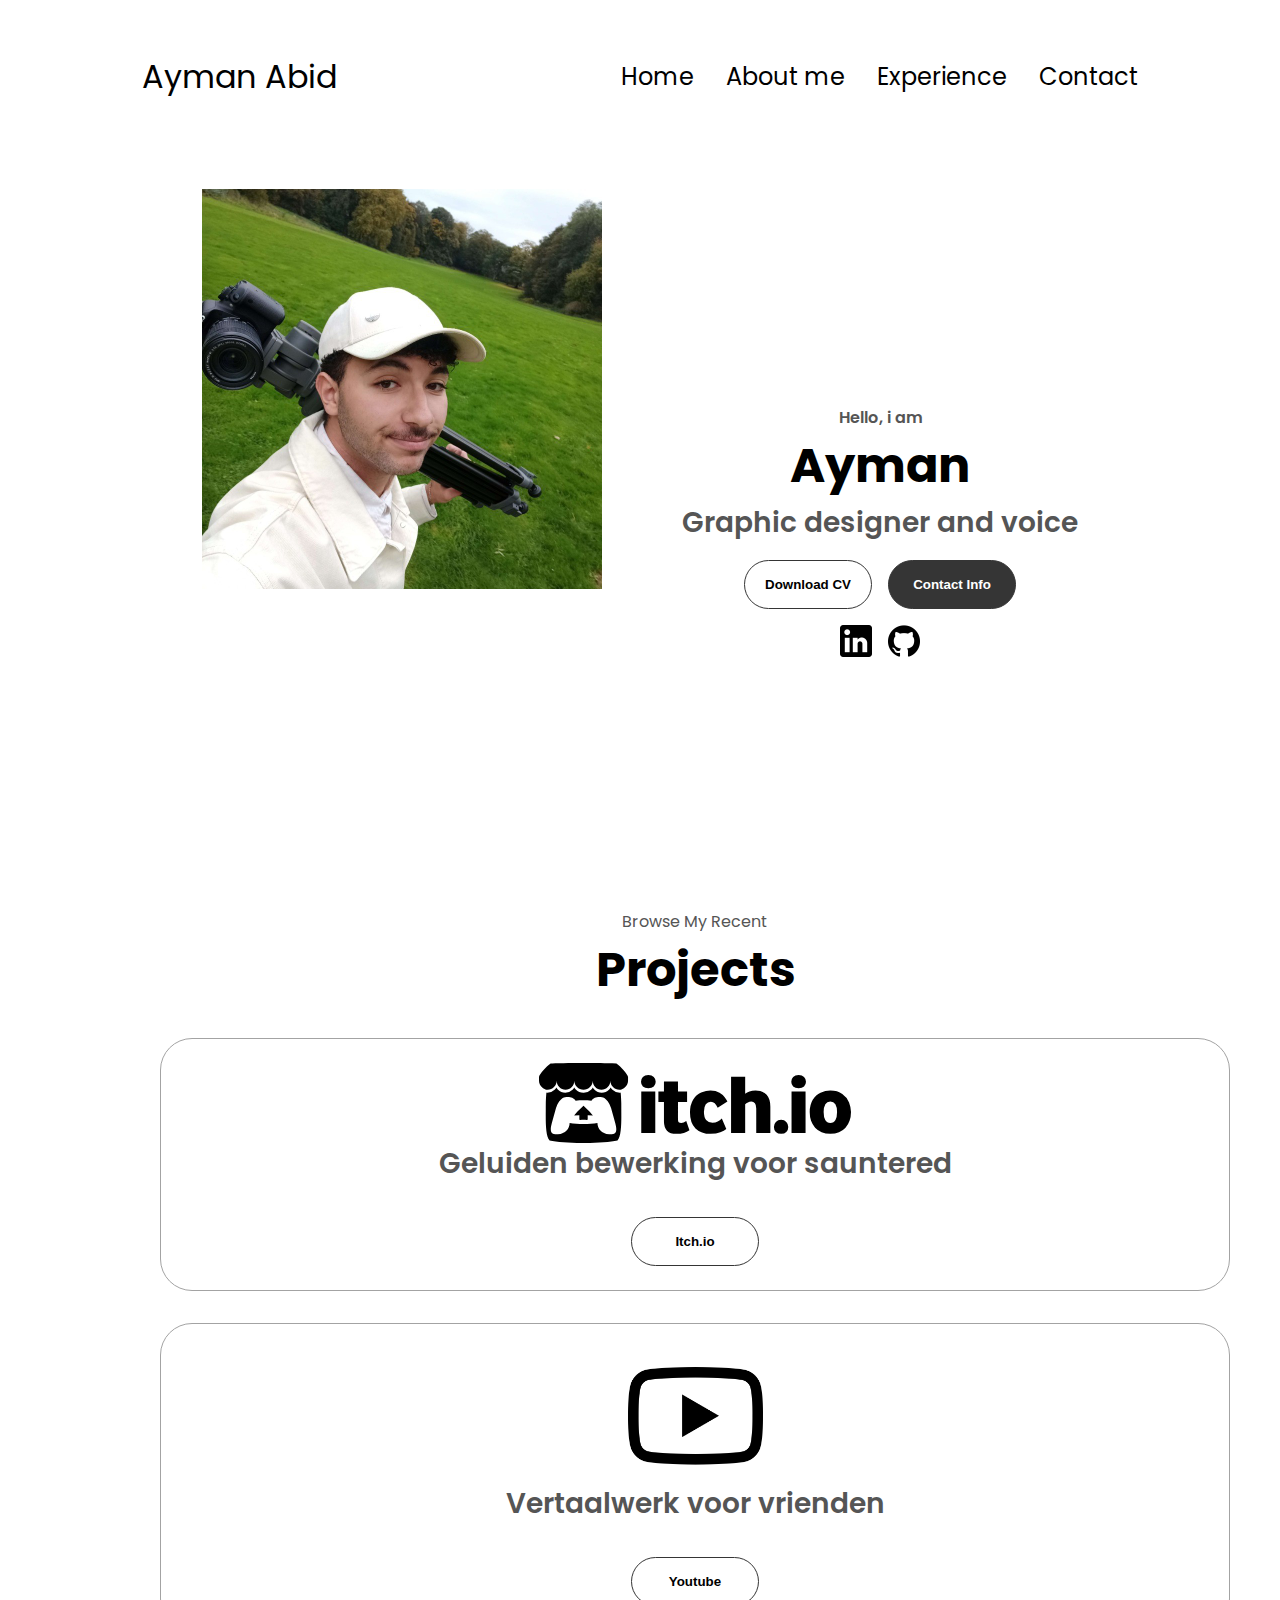
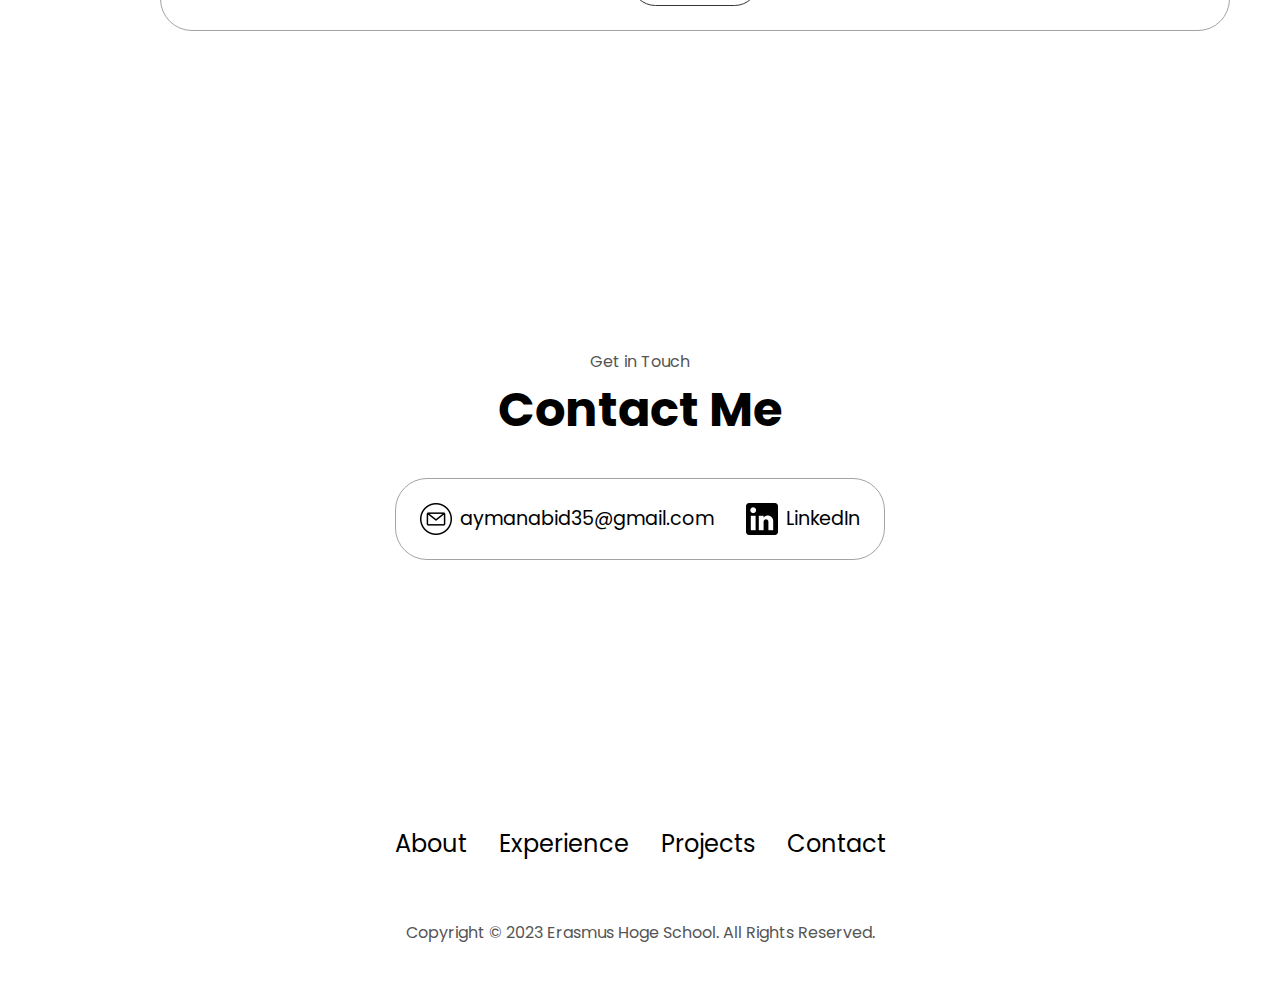
<file: index.html>
<!DOCTYPE html>
<html lang="en">
	<head>
		<meta charset="UTF-8" />
		<meta http-equiv="X-UA-Compatible" content="IE=edge" />
		<meta name="viewport" content="width=device-width, initial-scale=1.0" />
		<title>My Portfolio</title>
		<link rel="stylesheet" href="style.css" />
		<link rel="stylesheet" href="mediaqueries.css" />
	</head>
	<body>
		<nav id="desktop-nav">
			<div class="logo">Ayman Abid</div>
			<div>
				<ul class="nav-links">
					<li><a href="index.html">Home</a></li>
					<li><a href="aboutme.html">About me </a></li>
					<li><a href="expierience.html">Experience</a></li>
					<li><a href="#contact">Contact</a></li>
				</ul>
			</div>
		</nav>
		<!-- Navigation Menu 
		<nav id="hamburger-nav">
			<div class="logo">Ayman Abid</div>
			<div class="hamburger-menu">
				<div class="hamburger-icon">
					<span></span>
					<span></span>
					<span></span>
				</div>
				<div class="menu-links">
					<li><a href="#about">About</a></li>
					<li><a href="#experience">E  cxperience</a></li>
					<li><a href="#contact">Contact</a></li>
				</div>
			</div>
		</nav>
		 -->
		<nav id="hamburger-nav">
			<div class="logo">Ayman Abid</div>
			<div class="hamburger-menu">
				<div class="hamburger-icon">
					<span></span>
					<span></span>
					<span></span>
				</div>
				<div class="menu-links">
					<li><a href="index.html">Home</a></li>
					<li><a href="aboutme.html">About me</a></li>
					<li><a href="expierience.html">Experience</a></li>
					<li><a href="#contact">Contact</a></li>
				</div>
			</div>
		</nav>
		<div class="flex-container">
			<div>
				<section id="profile">
					<div class="container">
						<img
							src="./assets/‍mijn-linkedin-foto.jpg"
							alt="profiel-foto"
							id="image-1"
						/>
					</div>
					<div class="section__text">
						<p class="p1">Hello, i am</p>
						<h1 class="title">Ayman</h1>
						<p class="section__text__p2">Graphic designer and voice</p>
						<div class="btn-container">
							<button
								class="btn btn-color-2"
								onclick="window.open('./assets/ECHT-SERIEUSE-CV.png')"
							>
								Download CV
							</button>
							<button
								class="btn btn-color-1"
								onclick="location.href='./#contact'"
							>
								Contact Info
							</button>
						</div>
						<div id="socials-container">
							<img
								src="./assets/linkedin.png"
								alt="My LinkedIn profile"
								class="icon"
								onclick="location.href='https://www.linkedin.com/in/ayman-abid-498152252/'"
							/>
							<img
								src="./assets/github.png"
								alt="My Github profile"
								class="icon"
								onclick="location.href='https://github.com/ahumblecat'"
							/>
						</div>
					</div>
				</section>
			</div>
			<div>
				<section id="projects">
					<p class="section__text__p1">Browse My Recent</p>
					<h1 class="title">Projects</h1>
					<div class="experience-details-container">
						<div class="about-containers">
							<div class="details-container color-container">
								<div class="article-container">
									<img
										src="./assets/logo-black-itch.svg"
										alt="Project 1"
										class="itch"
									/>
								</div>
								<h2 class="experience-sub-title project-title">
									Geluiden bewerking voor sauntered
								</h2>
								<div class="btn-container">
									<button
										class="btn btn-color-2 project-btn"
										onclick="location.href='https://kakoon.itch.io/sauntered'"
									>
										Itch.io
									</button>
								</div>
							</div>
							<div class="details-container color-container">
								<div class="article-container">
									<img
										src="./assets/youtube.png"
										alt="youtube video"
										class="project-img"
									/>
								</div>
								<h2 class="experience-sub-title project-title">
									Vertaalwerk voor vrienden
								</h2>
								<div class="btn-container">
									<button
										class="btn btn-color-2 project-btn"
										onclick="location.href='https://youtu.be/evbqzhRCCy8?si=7dw8-wi13XMr1xHI'"
									>
										Youtube
									</button>
								</div>
							</div>
						</div>
					</div>
					<img
						src="./assets/black-arrow-down-icon-png-16.png"
						alt="Arrow icon"
						class="icon arrow"
						onclick="location.href='./#contact'"
					/>
				</section>
			</div>
			<div>
				<section id="contact">
					<p class="section__text__p1">Get in Touch</p>
					<h1 class="title">Contact Me</h1>
					<div class="contact-info-upper-container">
						<div class="contact-info-container">
							<img src="./assets/post.png" alt="Email icon" class="icon" />
							<p>
								<a href="mailto:aymanabid35@gmail.com">aymanabid35@gmail.com</a>
							</p>
						</div>
						<div class="contact-info-container">
							<img
								src="./assets/linkedin.png"
								alt="LinkedIn icon"
								class="icon contact-icon"
							/>
							<p>
								<a href="https://www.linkedin.com/in/ayman-abid-498152252/"
									>LinkedIn</a
								>
							</p>
						</div>
					</div>
				</section>
			</div>
		</div>
		<footer>
			<nav>
				<div class="nav-links-container">
					<ul class="nav-links">
						<li><a href="#about">About</a></li>
						<li><a href="#experience">Experience</a></li>
						<li><a href="#projects">Projects</a></li>
						<li><a href="#contact">Contact</a></li>
					</ul>
				</div>
			</nav>
			<p>Copyright &#169; 2023 Erasmus Hoge School. All Rights Reserved.</p>
		</footer>
		<script src="script.js"></script>
	</body>
</html>
</file>
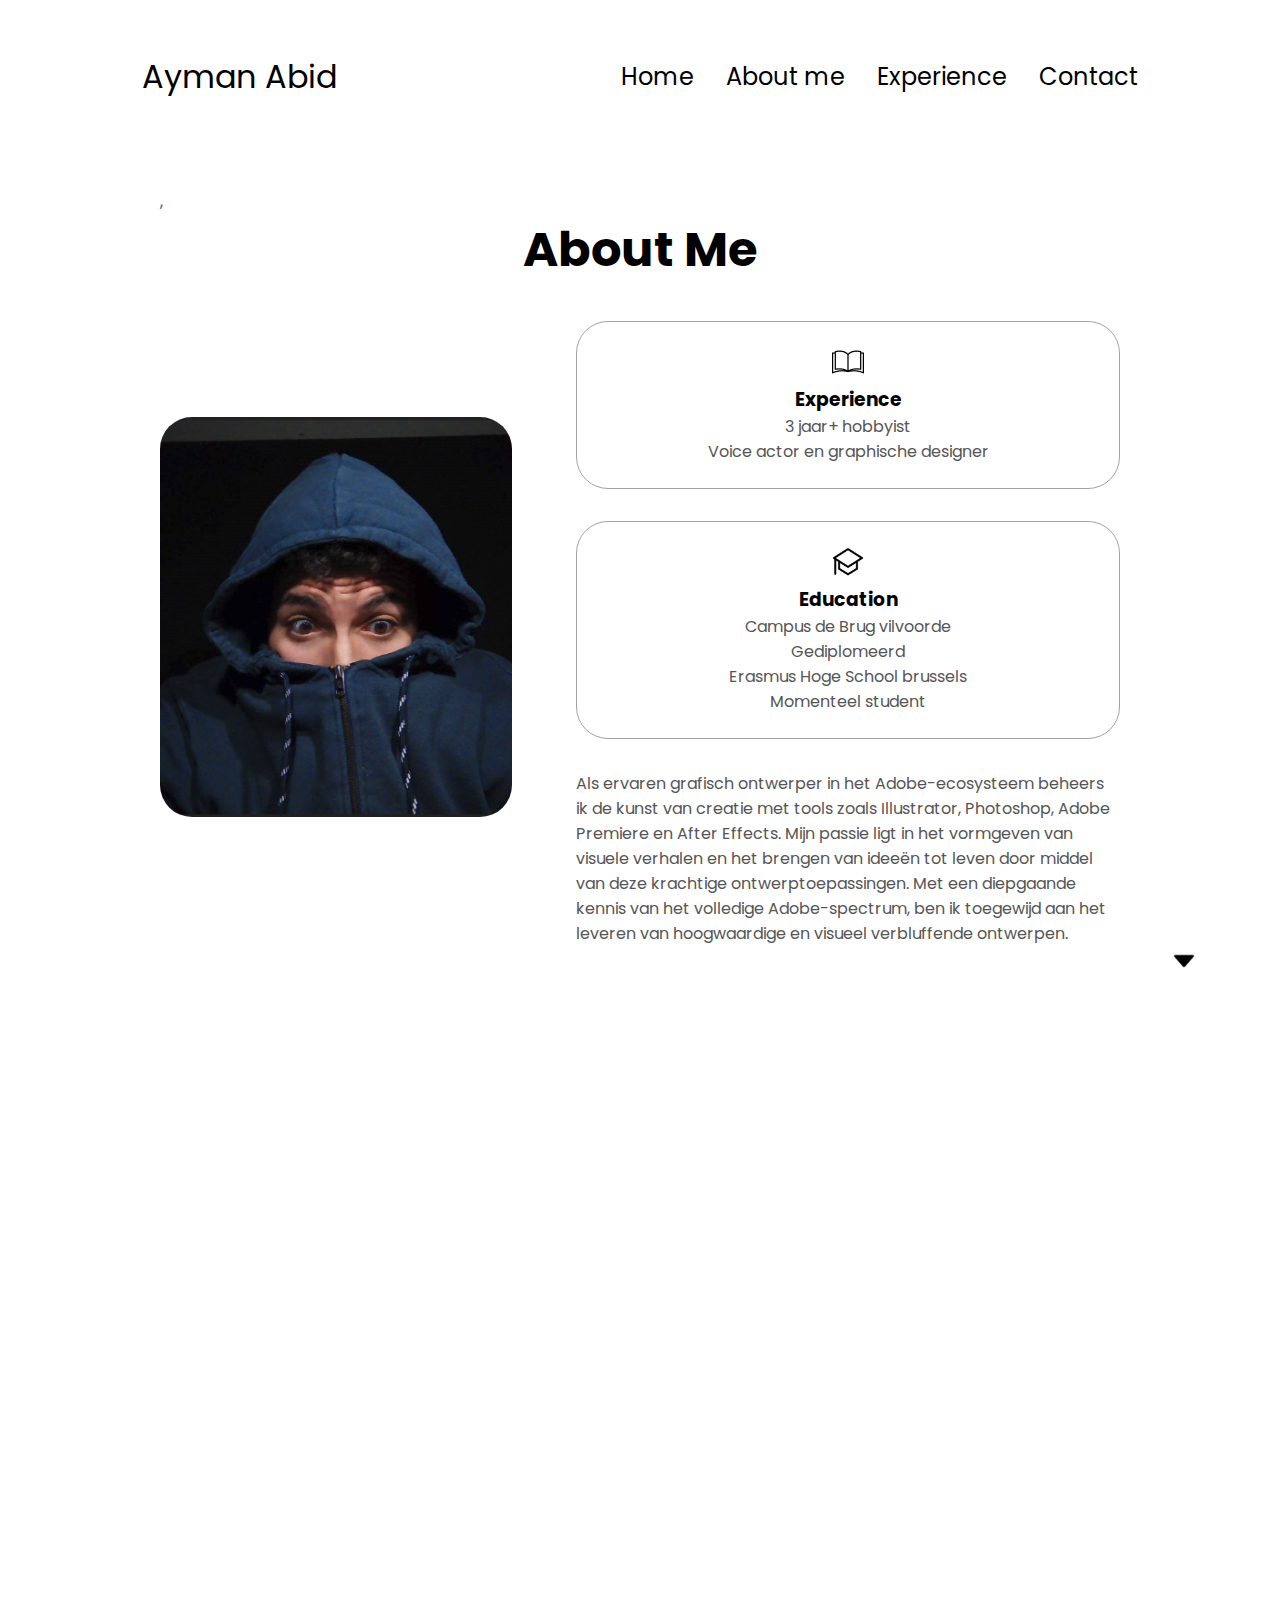
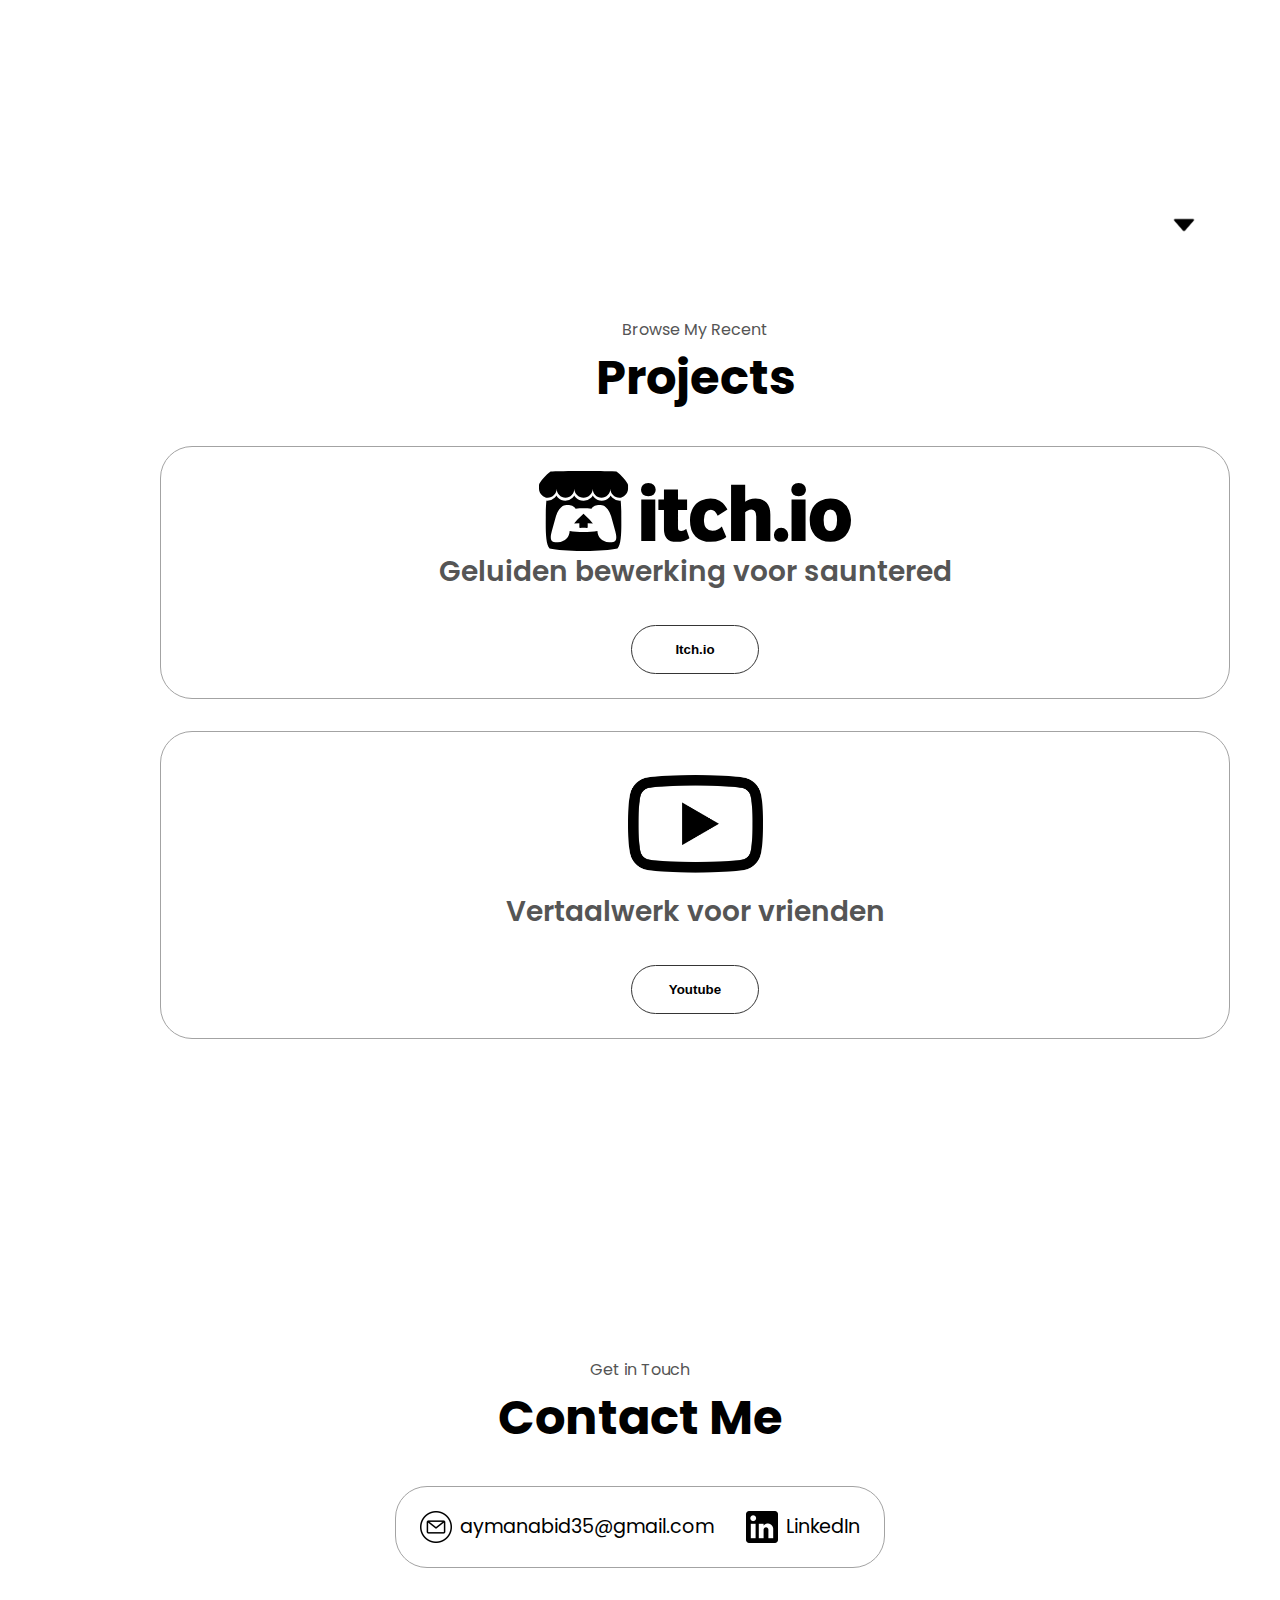
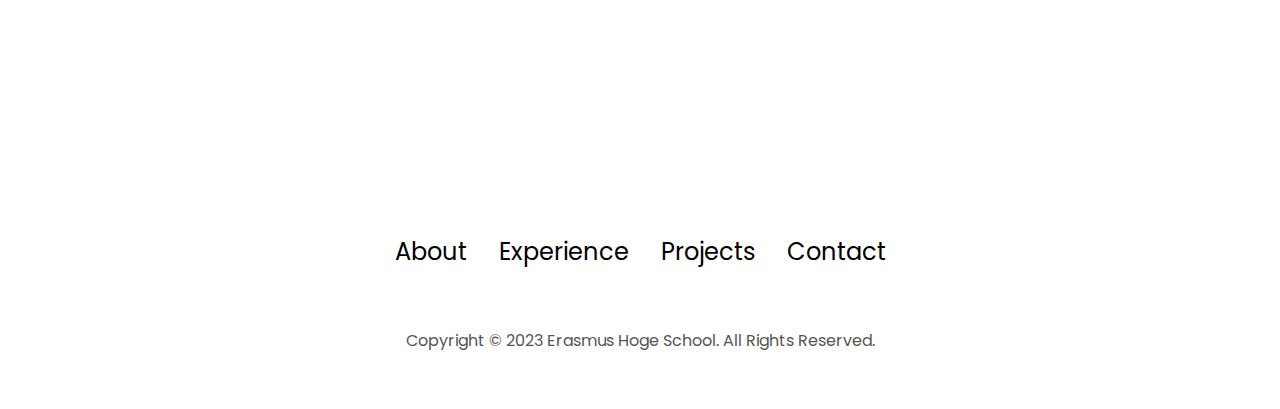
<file: aboutme.html>
<!DOCTYPE html>
<html lang="en">
	<head>
		<meta charset="UTF-8" />
		<meta http-equiv="X-UA-Compatible" content="IE=edge" />
		<meta name="viewport" content="width=device-width, initial-scale=1.0" />
		<title>My Portfolio</title>
		<link rel="stylesheet" href="style.css" />
		<link rel="stylesheet" href="mediaqueries.css" />
	</head>
	<body>
		<nav id="desktop-nav">
			<div class="logo">Ayman Abid</div>
			<div>
				<ul class="nav-links">
					<li><a href="index.html">Home</a></li>
					<li><a href="aboutme.html">About me </a></li>
					<li><a href="expierience.html">Experience</a></li>
					<li><a href="#contact">Contact</a></li>
				</ul>
			</div>
		</nav>
		<nav id="hamburger-nav">
			<div class="logo">Ayman Abid</div>
			<div class="hamburger-menu">
				<div class="hamburger-icon">
					<span></span>
					<span></span>
					<span></span>
				</div>
				<div class="menu-links">
					<li><a href="index.html">Home</a></li>
					<li><a href="aboutme.html">About me</a></li>
					<li><a href="expierience.html">Experience</a></li>
					<li><a href="#contact">Contact</a></li>
				</div>
			</div>
		</nav>
		<section id="about">
			<p class="p1">,</p>
			<h1 class="title">About Me</h1>
			<div class="section-container">
				<div class="section__pic-container">
					<img
						src="./assets/JESUS .png"
						alt="Profile picture"
						class="about-pic"
					/>
				</div>
				<div class="about-details-container">
					<div class="about-containers">
						<div class="details-container">
							<img src="./assets/book.png" alt="book icon" class="icon" />
							<h3>Experience</h3>
							<p>3 jaar+ hobbyist <br />Voice actor en graphische designer</p>
						</div>
						<div class="details-container">
							<img
								src="./assets/school hat.png"
								alt="school hat"
								class="icon"
							/>
							<h3>Education</h3>
							<p>Campus de Brug vilvoorde<br />Gediplomeerd</p>
							<p>Erasmus Hoge School brussels<br />Momenteel student</p>
						</div>
					</div>
					<div class="text-container">
						<p>
							Als ervaren grafisch ontwerper in het Adobe-ecosysteem beheers ik
							de kunst van creatie met tools zoals Illustrator, Photoshop, Adobe
							Premiere en After Effects. Mijn passie ligt in het vormgeven van
							visuele verhalen en het brengen van ideeën tot leven door middel
							van deze krachtige ontwerptoepassingen. Met een diepgaande kennis
							van het volledige Adobe-spectrum, ben ik toegewijd aan het leveren
							van hoogwaardige en visueel verbluffende ontwerpen.
						</p>
					</div>
				</div>
			</div>
			<img
				src="./assets/black-arrow-down-icon-png-16.png"
				alt="Arrow icon"
				class="icon arrow"
				onclick="location.href='./#experience'"
			/>
		</section>
		<section id="experience">
			<img
				src="./assets/black-arrow-down-icon-png-16.png"
				alt="Arrow icon"
				class="icon arrow"
				onclick="location.href='./#projects'"
			/>
		</section>
		<section id="projects">
			<p class="section__text__p1">Browse My Recent</p>
			<h1 class="title">Projects</h1>
			<div class="experience-details-container">
				<div class="about-containers">
					<div class="details-container color-container">
						<div class="article-container">
							<img
								src="./assets/logo-black-itch.svg"
								alt="Project 1"
								class="itch"
							/>
						</div>
						<h2 class="experience-sub-title project-title">
							Geluiden bewerking voor sauntered
						</h2>
						<div class="btn-container">
							<button
								class="btn btn-color-2 project-btn"
								onclick="location.href='https://kakoon.itch.io/sauntered'"
							>
								Itch.io
							</button>
						</div>
					</div>
					<div class="details-container color-container">
						<div class="article-container">
							<img
								src="./assets/youtube.png"
								alt="youtube video"
								class="project-img"
							/>
						</div>
						<h2 class="experience-sub-title project-title">
							Vertaalwerk voor vrienden
						</h2>
						<div class="btn-container">
							<button
								class="btn btn-color-2 project-btn"
								onclick="location.href='https://youtu.be/evbqzhRCCy8?si=7dw8-wi13XMr1xHI'"
							>
								Youtube
							</button>
						</div>
					</div>
				</div>
			</div>
			<img
				src="./assets/black-arrow-down-icon-png-16.png"
				alt="Arrow icon"
				class="icon arrow"
				onclick="location.href='./#contact'"
			/>
		</section>
		<section id="contact">
			<p class="section__text__p1">Get in Touch</p>
			<h1 class="title">Contact Me</h1>
			<div class="contact-info-upper-container">
				<div class="contact-info-container">
					<img src="./assets/post.png" alt="Email icon" class="icon" />
					<p>
						<a href="mailto:aymanabid35@gmail.com">aymanabid35@gmail.com</a>
					</p>
				</div>
				<div class="contact-info-container">
					<img
						src="./assets/linkedin.png"
						alt="LinkedIn icon"
						class="icon contact-icon"
					/>
					<p>
						<a href="https://www.linkedin.com/in/ayman-abid-498152252/"
							>LinkedIn</a
						>
					</p>
				</div>
			</div>
		</section>
		<footer>
			<nav>
				<div class="nav-links-container">
					<ul class="nav-links">
						<li><a href="#about">About</a></li>
						<li><a href="#experience">Experience</a></li>
						<li><a href="#projects">Projects</a></li>
						<li><a href="#contact">Contact</a></li>
					</ul>
				</div>
			</nav>
			<p>Copyright &#169; 2023 Erasmus Hoge School. All Rights Reserved.</p>
		</footer>
		<script src="script.js"></script>
	</body>
</html>
</file>
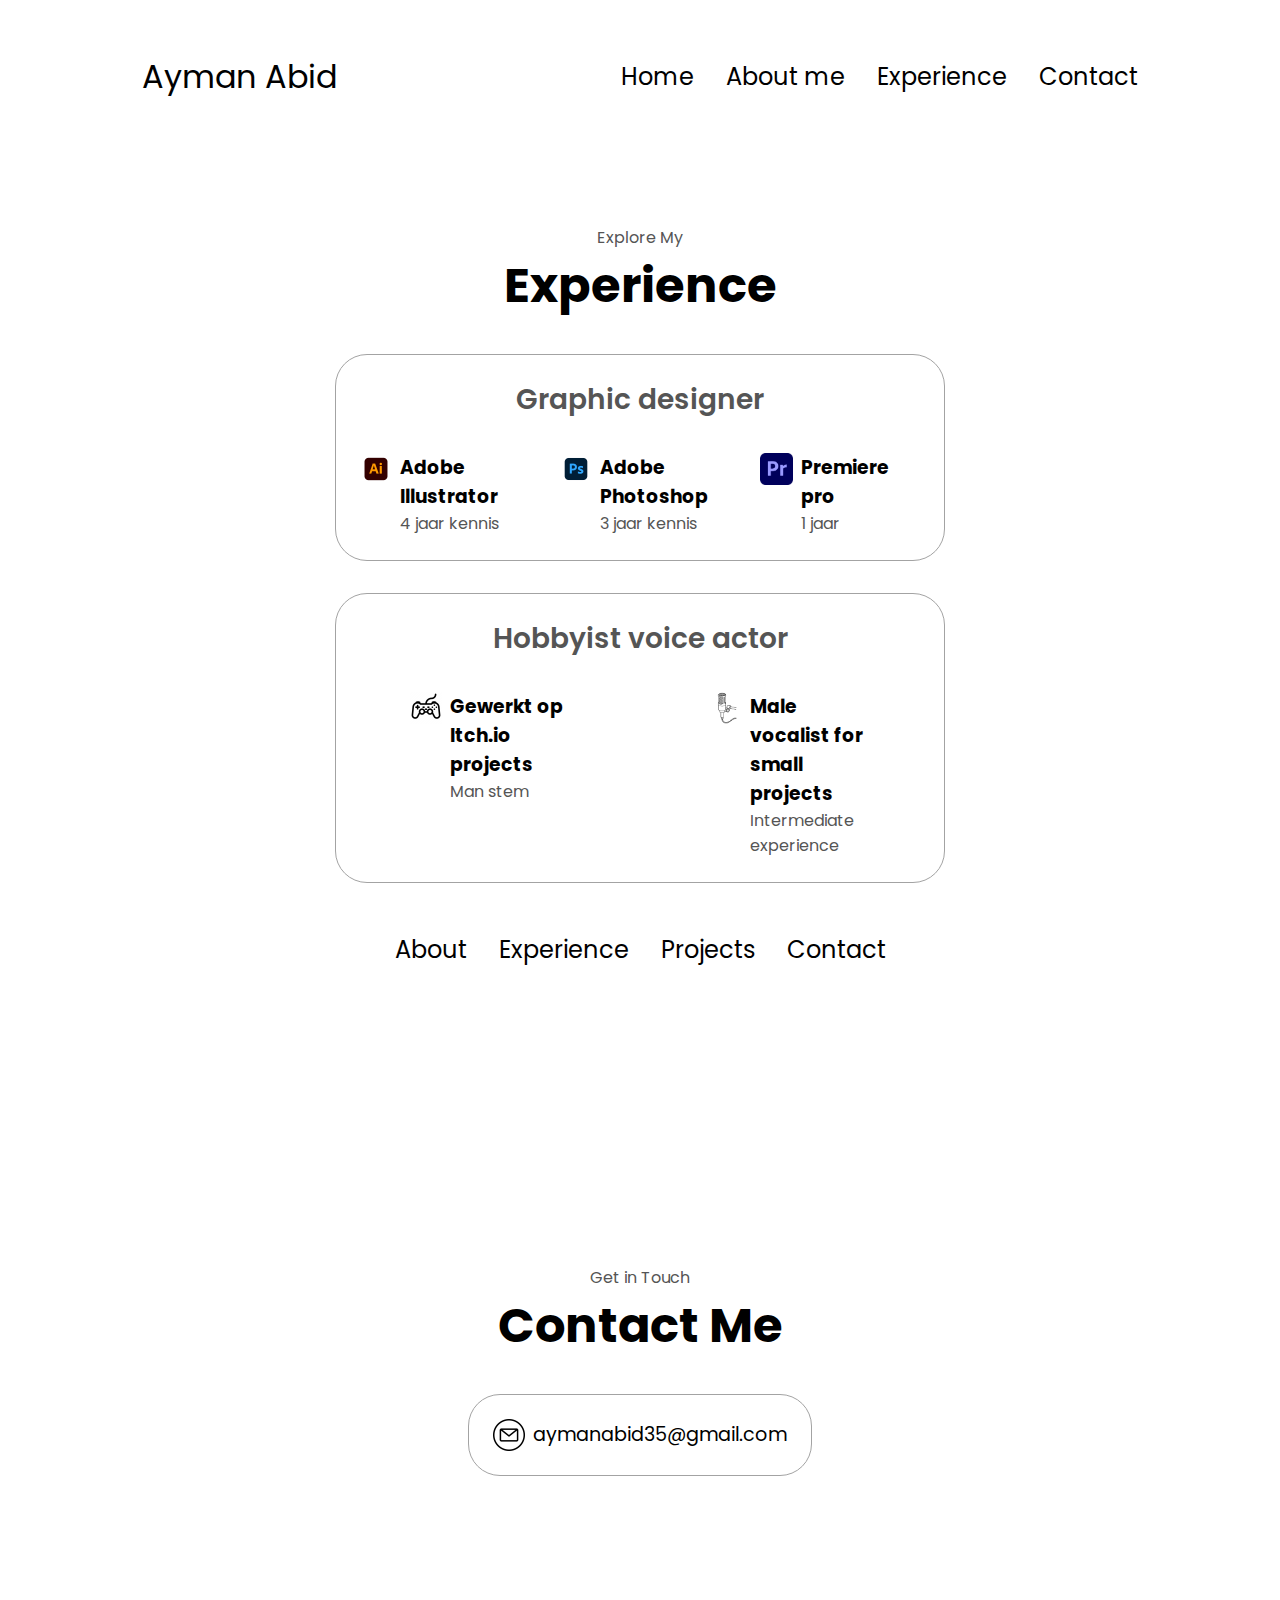
<file: expierience.html>
<!DOCTYPE html>
<html lang="en">
	<head>
		<meta charset="UTF-8" />
		<meta http-equiv="X-UA-Compatible" content="IE=edge" />
		<meta name="viewport" content="width=device-width, initial-scale=1.0" />
		<title>My Portfolio</title>
		<link rel="stylesheet" href="style.css" />
		<link rel="stylesheet" href="mediaqueries.css" />
	</head>
	<body>
		<nav id="desktop-nav">
			<div class="logo">Ayman Abid</div>
			<div>
				<ul class="nav-links">
					<li><a href="index.html">Home</a></li>
					<li><a href="aboutme.html">About me </a></li>
					<li><a href="expierience.html">Experience</a></li>
					<li><a href="#contact">Contact</a></li>
				</ul>
			</div>
		</nav>
		<!-- Navigation Menu 
		<nav id="hamburger-nav">
			<div class="logo">Ayman Abid</div>
			<div class="hamburger-menu">
				<div class="hamburger-icon">
					<span></span>
					<span></span>
					<span></span>
				</div>
				<div class="menu-links">
					<li><a href="#about">About</a></li>
					<li><a href="#experience">Experience</a></li>
					<li><a href="#contact">Contact</a></li>
				</div>
			</div>
		</nav>
		 -->
		<nav id="hamburger-nav">
			<div class="logo">Ayman Abid</div>
			<div class="hamburger-menu">
				<div class="hamburger-icon">
					<span></span>
					<span></span>
					<span></span>
				</div>
				<div class="menu-links">
					<li><a href="index.html">Home</a></li>
					<li><a href="aboutme.html">About me</a></li>
					<li><a href="expierience.html">Experience</a></li>
					<li><a href="#contact">Contact</a></li>
				</div>
			</div>
		</nav>
		<div class="flex-container">
			<div>
				<section id="profile">
					<div class="container">
					
<section>
        <p class="section__text__p1">Explore My</p>
			<h1 class="title">Experience</h1>
			<div class="experience-details-container">
				<div class="about-containers">
					<div class="details-container">
						<h2 class="experience-sub-title">Graphic designer</h2>
						<div class="article-container">
							<article>
								<img src="./assets/adobe-Illustrator-logo-0-1.png" alt="illustrator" class="icon" />
								<div>
									<h3>Adobe Illustrator</h3>
									<p>4 jaar kennis</p>
								</div>
							</article>
							<article>
								<img src="./assets/adobe-photoshop-logo-0.png" alt="ph" class="icon" />
								<div>
									<h3>Adobe Photoshop</h3>
									<p>3 jaar kennis</p>
								</div>
							</article>
							<article>
								<img src="./assets/adobe-premiere-pro-logo-4-11.png" alt="premiere" class="icon" />
								<div>
									<h3>Premiere pro</h3>
									<p>1 jaar</p>
								</div>
							</article>
						</div>
					</div>
					<div class="details-container">
						<h2 class="experience-sub-title">Hobbyist voice actor</h2>
						<div class="article-container">
							<article>
								<img src="./assets/gaming.png" alt="controller" class="icon" />
								<div>
									<h3>Gewerkt op Itch.io projects</h3>
									<p>Man stem </p>
								</div>
							</article>
							<article>
								<img src="./assets/microphone.png" alt="mic" class="icon" />
								<div>
									<h3>Male vocalist for small projects</h3>
									<p>Intermediate experience</p>
								</div>
						</div>
					</div>
				</div>
			</div>
</section>

<section id="contact">
					<p class="section__text__p1">Get in Touch</p>
					<h1 class="title">Contact Me</h1>
					<div class="contact-info-upper-container">
						<div class="contact-info-container">
							<img src="./assets/post.png" alt="Email icon" class="icon" />
							<p>
								<a href="mailto:aymanabid35@gmail.com">aymanabid35@gmail.com</a>
							</p>
						
						</div>
					</div>
				</section>
			</div>
		</div>
		<footer>
			<nav>
				<div class="nav-links-container">
					<ul class="nav-links">
						<li><a href="#about">About</a></li>
						<li><a href="#experience">Experience</a></li>
						<li><a href="#projects">Projects</a></li>
						<li><a href="#contact">Contact</a></li>
					</ul>
				</div>
			</nav>
			
		</footer>
		<script src="script.js"></script>
	</body>
</html>
</file>
<file: style.css>
/* GENERAL */

@import url("https://fonts.googleapis.com/css2?family=Poppins:wght@300;400;500;600&display=swap");

* {
	margin: 0;
	padding: 0;
}

body {
	font-family: "Poppins", sans-serif;
}

html {
	scroll-behavior: smooth;
}

p {
	color: rgb(85, 85, 85);
}

/* TRANSITION */

a,
.btn {
	transition: all 300ms ease;
}

/* DESKTOP NAV */

nav,
.nav-links {
	display: flex;
}

nav {
	justify-content: space-around;
	align-items: center;
	height: 17vh;
}

.nav-links {
	gap: 2rem;
	list-style: none;
	font-size: 1.5rem;
}

a {
	color: black;
	text-decoration: none;
	text-decoration-color: white;
}

a:hover {
	color: grey;
	text-decoration: underline;
	text-underline-offset: 1rem;
	text-decoration-color: rgb(181, 181, 181);
}

.logo {
	font-size: 2rem;
}

.logo:hover {
	cursor: default;
}

/* HAMBURGER MENU */

#hamburger-nav {
	display: none;
}

.hamburger-menu {
	position: relative;
	display: inline-block;
}

.hamburger-icon {
	display: flex;
	flex-direction: column;
	justify-content: space-between;
	height: 24px;
	width: 30px;
	cursor: pointer;
}

.hamburger-icon span {
	width: 100%;
	height: 2px;
	background-color: black;
	transition: all 0.3 ease-in-out;
}

.menu-links {
	position: absolute;
	top: 100%;
	right: 0;
	background-color: white;
	width: fit-content;
	max-height: 0;
	overflow: hidden;
	transition: all 0.3 ease-in-out;
}

.menu-links a {
	display: block;
	padding: 10px;
	text-align: center;
	font-size: 1.5rem;
	color: black;
	text-decoration: none;
	transition: all 0.3 ease-in-out;
}

.menu-links li {
	list-style: none;
}

.menu-links.open {
	max-height: 300px;
}

.hamburger-icon.open span:first-child {
	transform: rotate(45deg) translate(10px, 5px);
}

.hamburger-icon.open span:nth-child(2) {
	opacity: 0;
}

.hamburger-icon.open span:last-child {
	transform: rotate(-45deg) translate(10px, -5px);
}

.hamburger-icon span:first-child {
	transform: none;
}

.hamburger-icon span:first-child {
	opacity: 1;
}

.hamburger-icon span:first-child {
	transform: none;
}

/* SECTIONS */

section {
	padding-top: 4vh;
	height: 96vh;
	margin: 0 10rem;
	box-sizing: border-box;
	min-height: fit-content;
}

.section-container {
	display: flex;
}

/* PROFILE SECTION */

#profile {
	display: flex;
	justify-content: center;
	gap: 5rem;
	height: 80vh;
}

.section__pic-container {
	display: flex;
	height: 800px;
}

.section__text {
	align-self: center;
	text-align: center;
}

.section__text p {
	font-weight: 600;
}

.section__text__p1 {
	text-align: center;
}

.section__text__p2 {
	font-size: 1.75rem;
	margin-bottom: 1rem;
}

.title {
	font-size: 3rem;
	text-align: center;
}

#socials-container {
	display: flex;
	justify-content: center;
	margin-top: 1rem;
	gap: 1rem;
}

/* ICONS */

.icon {
	cursor: pointer;
	height: 2rem;
}

/* BUTTONS */

.btn-container {
	display: flex;
	justify-content: center;
	gap: 1rem;
}

.btn {
	font-weight: 600;
	transition: all 300ms ease;
	padding: 1rem;
	width: 8rem;
	border-radius: 2rem;
}

.btn-color-1,
.btn-color-2 {
	border: rgb(53, 53, 53) 0.1rem solid;
}

.btn-color-1:hover,
.btn-color-2:hover {
	cursor: pointer;
}

.btn-color-1,
.btn-color-2:hover {
	background: rgb(53, 53, 53);
	color: white;
}

.btn-color-1:hover {
	background: rgb(0, 0, 0);
}

.btn-color-2 {
	background: none;
}

.btn-color-2:hover {
	border: rgb(255, 255, 255) 0.1rem solid;
}

.btn-container {
	gap: 1rem;
}

/* ABOUT SECTION */

#about {
	position: relative;
}

.about-containers {
	gap: 2rem;
	margin-bottom: 2rem;
	margin-top: 2rem;
	display: flex;
	flex-direction: column;
}

.about-details-container {
	justify-content: center;
	flex-direction: column;
}

.about-containers,
.about-details-container {
	display: flex;
}

.about-pic {
	border-radius: 2rem;
	height: 400px;
}

.arrow {
	position: absolute;
	right: -5rem;
	bottom: 2.5rem;
}

.details-container {
	padding: 1.5rem;
	flex: 1;
	background: white;
	border-radius: 2rem;
	border: rgb(53, 53, 53) 0.1rem solid;
	border-color: rgb(163, 163, 163);
	text-align: center;
}

.section-container {
	gap: 4rem;
	height: 80%;
}

.section__pic-container {
	height: 400px;
	width: 400px;
	margin: auto 0;
}

/* EXPERIENCE SECTION */

#experience {
	position: relative;
}

.experience-sub-title {
	color: rgb(85, 85, 85);
	font-weight: 600;
	font-size: 1.75rem;
	margin-bottom: 2rem;
}

.experience-details-container {
	display: flex;
	justify-content: center;
	flex-direction: column;
}

.article-container {
	display: flex;
	text-align: initial;
	flex-wrap: wrap;
	flex-direction: row;
	gap: 2.5rem;
	justify-content: space-around;
}

article {
	display: flex;
	width: 10rem;
	justify-content: space-around;
	gap: 0.5rem;
}

article .icon {
	cursor: default;
}

/* CONTACT */

#contact {
	display: flex;
	justify-content: center;
	flex-direction: column;
	height: 70vh;
}

.contact-info-upper-container {
	display: flex;
	justify-content: center;
	border-radius: 2rem;
	border: rgb(53, 53, 53) 0.1rem solid;
	border-color: rgb(163, 163, 163);
	background: (250, 250, 250);
	margin: 2rem auto;
	padding: 0.5rem;
}

.contact-info-container {
	display: flex;
	align-items: center;
	justify-content: center;
	gap: 0.5rem;
	margin: 1rem;
}

.contact-info-container p {
	font-size: larger;
}

.contact-icon {
	cursor: default;
}

.email-icon {
	height: 2.5rem;
}

/* FOOTER SECTION */

footer {
	height: 26vh;
	margin: 0 1rem;
}

footer p {
	text-align: center;
}
#projects {
	display: flex;
	flex-direction: column;
	margin-right: 50px;
}

.flex-container {
	display: flex;
	flex-direction: column;
}

#image-1 {
	display: flex;
	flex-direction: column;
	height: 400px;
}
img {
	width: auto;
	height: 15vh;
	object-fit: cover;
}
.itch {
	height: 80px;
}
</file>
<file: mediaqueries.css>
@media screen and (max-width: 1200px) {
	#desktop-nav {
		display: none;
	}
	#hamburger-nav {
		display: flex;
	}
	#experience,
	.experience-details-container {
		margin-top: 2rem;
	}
	#profile,
	.section-container {
		display: block;
	}
	.arrow {
		display: none;
	}
	section,
	.section-container {
		height: fit-content;
	}
	section {
		margin: 0 5%;
	}
	.section__pic-container {
		width: 275px;
		height: 275px;
		margin: 0 auto 2rem;
	}
	.about-containers {
		margin-top: 0;
	}
}
</file>
